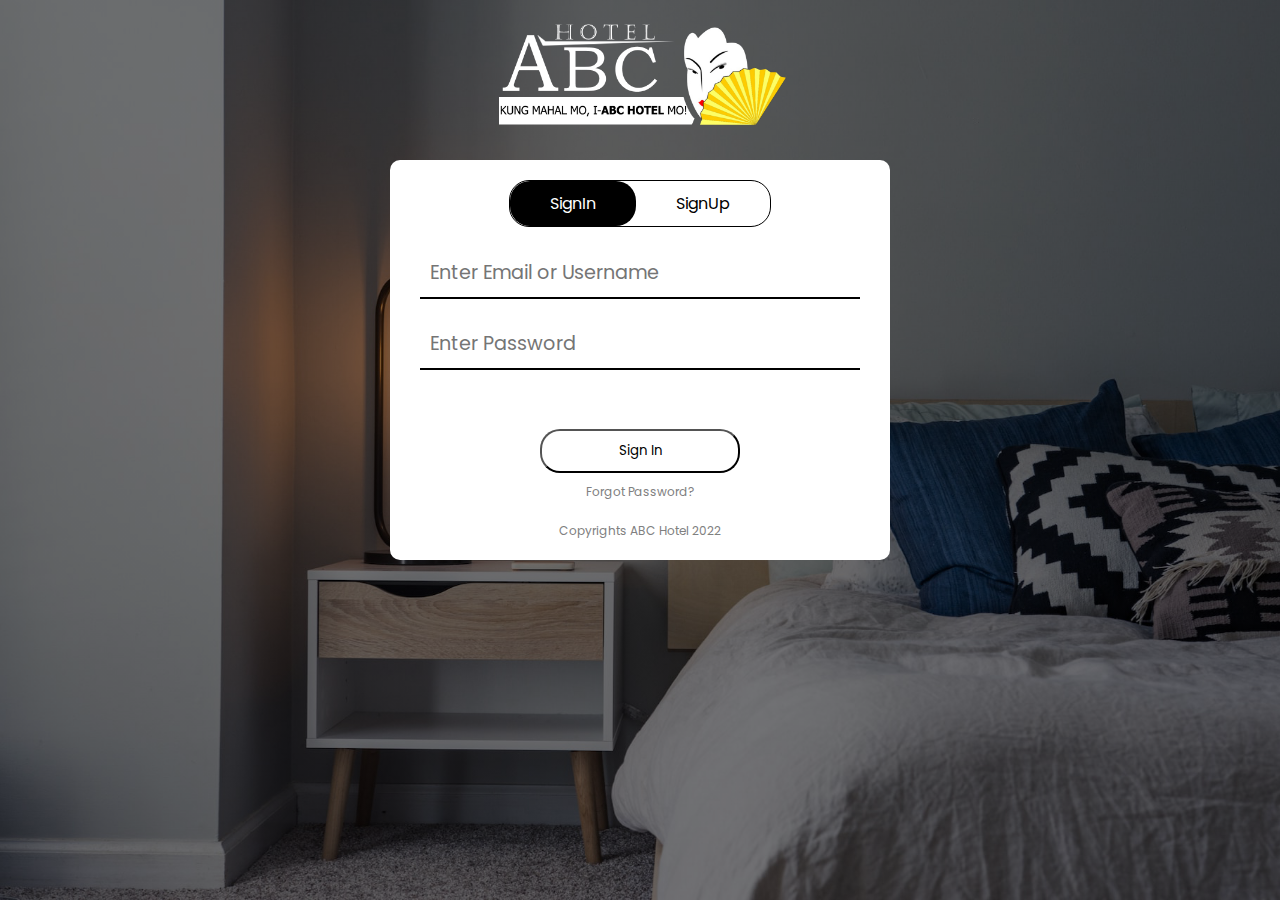
<file: index.html>
<!DOCTYPE html>
<html lang="en">

<head>
    <meta charset="UTF-8">
    <meta http-equiv="X-UA-Compatible" content="IE=edge">
    <meta name="viewport" content="width=device-width, initial-scale=1.0">
    <link rel="stylesheet" href="Customer/CSS/index.css">
    <script src="Customer/JS/function.js"></script>
    <link rel="icon" type="image/x-icon" href="Customer/Media/Icon.jpg">
    <title>Sign In</title>
</head>

<body>
    <!-- wrapper -->
    <section class="home">
        <div class="home_top">
            <img class="logo" src="Customer/Media/Logo.png">
        </div>
        <div class="home_center">
            <form action="" class="home_form" id="form">
                <div class="form__links">
                    <a href="#" class="form-link link-active">SignIn</a>
                    <a href="./index2.html" class="form-link">SignUp</a>
                </div>
                <div>
                    <input id="username" class="form-control" type="text" placeholder="Enter Email or Username"
                        name="username" required>
                </div>
                <div>
                    <input id="password" class="form-control" type="password" placeholder="Enter Password"
                        name="password" required>
                </div>
                <!-- error display -->
                <span class="txt-center center error">
                    <span class = "error_default">Error Message</span>
                </span>
                <div class="button">
                    <button class="btn submit center" type="submit">Sign In</button>
                    <a class="secondary center txt-center forgot" href="#">Forgot Password?</a>
                </div>
                <span class="txt-center center secondary">Copyrights ABC Hotel 2022</span>
            </form>
        </div>
    </section>

    <script>
        //target form
        const form = document.querySelector("#form");
        const username = document.querySelector("#username");
        const password = document.querySelector("#password");
        const errorDisplay = document.querySelector(".error");

        // prevent form from submitting
        form.addEventListener('submit', async (event) => {
            event.preventDefault();

            try {


                //redirect to admin
                if (username.value === "admin" && password.value === "admin") {
                    location.replace("admin/admin.html");
                    return;
                }

                let data = await fetch('users.json');


                if (!data.ok) {
                    throw new Error('Internal Error');
                }

                const users = await data.json();

                users.forEach(user => {
                    if (user.username === username.value && user.password === password.value) {
                        location.replace("Customer/Webpages/Dashboard.html");
                        sessionStorage.setItem("username", user.username);
                        sessionStorage.setItem("password", user.password);
                        sessionStorage.setItem("room", user.room);
                        sessionStorage.setItem("id", user.id);
                        sessionStorage.setItem("package", "Classic");
                        sessionStorage.setItem("price", "99");
                        
                        localStorage.setItem("button11", "Current Package");
                        localStorage.setItem("button12", "current");
                        localStorage.setItem("button21", "Upgrade Package");
                        localStorage.setItem("button22", "upgrade");
                        localStorage.setItem("button31", "Upgrade Package");
                        localStorage.setItem("button32", "upgrade");

                        throw new Error('');
                    }
                });

                throw new Error('Incorrect Username or Password');
            } catch (error) {
                errorDisplay.innerHTML = error.message;
            }
        })
    </script>
</body>

</html>
</file>
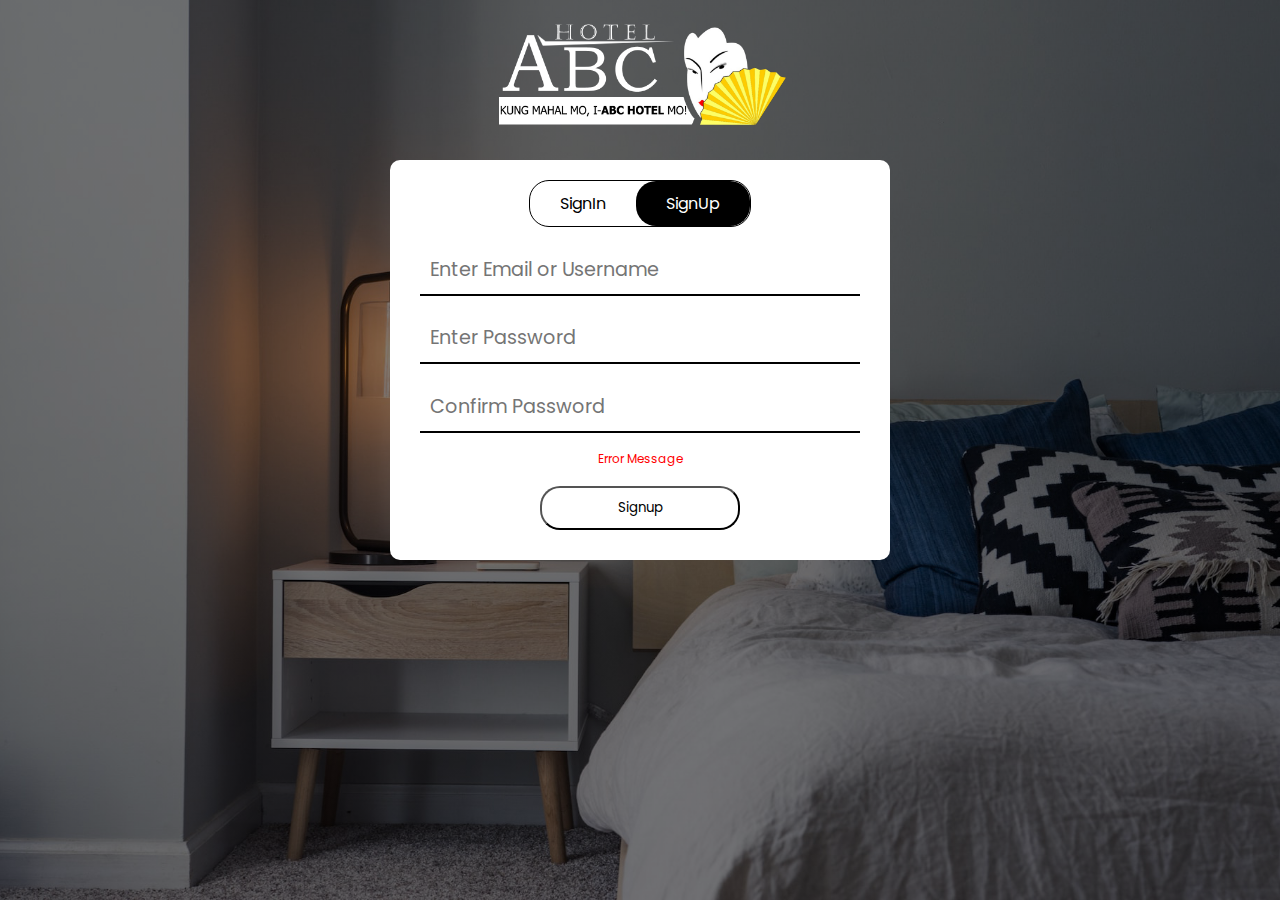
<file: index2.html>
<!DOCTYPE html>
<html lang="en">

<head>
    <meta charset="UTF-8">
    <meta http-equiv="X-UA-Compatible" content="IE=edge">
    <meta name="viewport" content="width=device-width, initial-scale=1.0">
    <link rel="stylesheet" href="Customer/CSS/index2.css">
    <script src="Customer/JS/function.js"></script>
    <link rel="icon" type="image/x-icon" href="Customer/Media/Icon.jpg">
    <title>Sign In</title>
</head>

<body>
    <!-- wrapper -->
    <section class="home">
        <div class="home_top">
            <img class="logo" src="Customer/Media/Logo.png">
        </div>
        <div class="home_center">
            <form action="" class="home_form" id="form">
                <div class="form__links">
                    <a href="./index.html" class="form-link">SignIn</a>
                    <a href="#" class="form-link link-active">SignUp</a>
                </div>
                <div>
                    <input id="username" class="form-control" type="text" placeholder="Enter Email or Username"
                        name="username" required>
                </div>
                <div>
                    <input id="password" class="form-control" type="password" placeholder="Enter Password"
                        name="password" required>
                </div>
                <div>
                    <input id="password2" class="form-control" type="password" placeholder="Confirm Password"
                        name="password2" required>
                </div>
                <span class="txt-center center secondary error">
                    <span class="error_default">Error Message</span>
                </span>
                <div class="button">
                    <button class="btn submit center" type="submit">Signup</button>
                </div>
            </form>
        </div>
    </section>

    <script>
        const form = document.querySelector('#form');
        const username = document.querySelector('#username');
        const password = document.querySelector('#password');
        const password2 = document.querySelector('#password2');
        const errorDisplay = document.querySelector('.error');

        // submit event
        form.addEventListener('submit', async (event) => {

            //prevent form from submitting
            event.preventDefault();

            try {

                //throw an error if password and confirm password does not match
                if (password.value !== password2.value) {
                    throw new Error("Password don't match!");
                }

                let result = await fetch("https://carmine-catfish-belt.cyclic.app", {
                    method: "POST",
                    headers: {
                        'Content-Type': "application/json"
                    },
                    body: JSON.stringify({
                        userId: "01",
                        room: "01",
                        username: username.value,
                        password: password.value,
                    })
                });

                const isValid = result.ok;

                result = await result.json();

                //throw an error in receive status code is not 200
                if (!isValid) {
                    throw new Error(result.message);
                }

                alert("Registration Success!");

                form.reset();

                location.replace("index.html");
            } catch (error) {
                errorDisplay.innerHTML = error.message;
            }
        })
    </script>
</body>

</html>
</file>
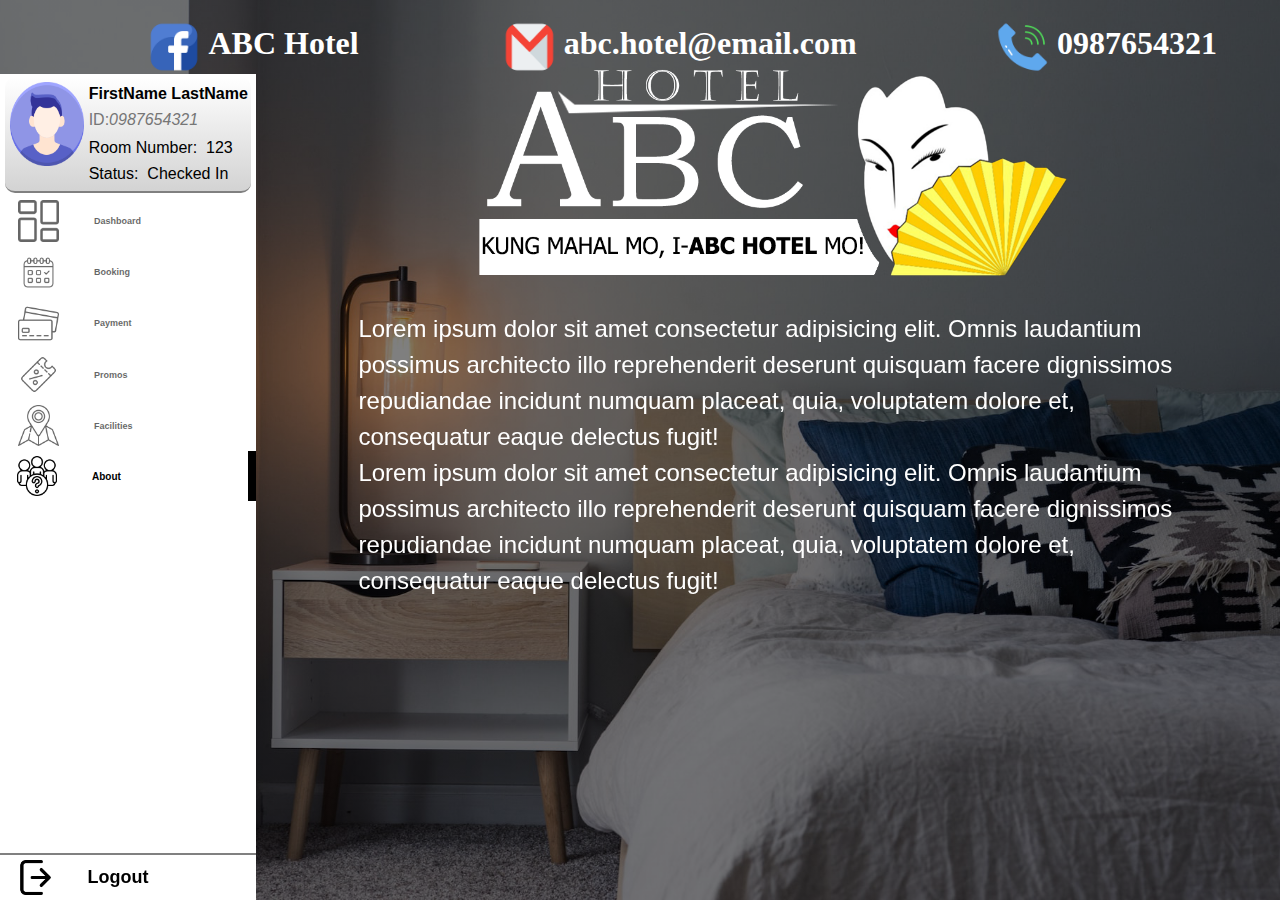
<file: Customer/Webpages/About.html>
<!DOCTYPE html>
<html lang="en">
<head>
    <meta charset="UTF-8">
    <meta http-equiv="X-UA-Compatible" content="IE=edge">
    <meta name="viewport" content="width=device-width, initial-scale=1.0">
    <link rel="stylesheet" href="../CSS/style.css">
    <link rel="stylesheet" href="../CSS/navbar.css">
    <link rel="stylesheet" href="../CSS/about.css">
    <link rel="icon" type="image/x-icon" href="../Media/Icon.jpg">
    <title>About</title>
</head>
<body>
    <div class = "main">
        <div><img src = "../Media/Logo.png"></div>
        <div>
            <h2>Lorem ipsum dolor sit amet consectetur adipisicing elit. Omnis laudantium possimus architecto illo reprehenderit deserunt quisquam facere dignissimos repudiandae incidunt numquam placeat, quia, voluptatem dolore et, consequatur eaque delectus fugit!</h2>
            <h2>Lorem ipsum dolor sit amet consectetur adipisicing elit. Omnis laudantium possimus architecto illo reprehenderit deserunt quisquam facere dignissimos repudiandae incidunt numquam placeat, quia, voluptatem dolore et, consequatur eaque delectus fugit!</h2>
        </div>
    </div>

    <footer  class = "abouticons">
        <div>
            <div><img src = "../Media/Icons/About - Facebook.png"><h2>ABC Hotel</h2></div>
            <div><img src = "../Media/Icons/About - Gmail.png"><h2>abc.hotel@email.com</h2></div>
            <div><img src = "../Media/Icons/About - Phone.png"><h2>0987654321</h2></div>
        </div>
    </footer>

    <nav>
        <div class = "account">
            <img src = "../Media/Icons/Dashboard - Account-Pic.png" class = "profilepic">
            <div class = "data-account">
                <h2>FirstName LastName</h2>
                <p>ID:<i>0987654321</i></p>
                <h3>Room Number: &nbsp;<strong>123</strong></h3>
                <h3>Status: &nbsp; <strong>Checked In</strong></h3>
            </div>
        </div>
        <div class = "navigation">
            <div><a href = "../Webpages/Dashboard.html"><img src ="../Media/Icons/Dashboard.png"><h5>Dashboard</h5></a></div>
            <div><a href = "../Webpages/Booking.html"><img src ="../Media/Icons/Booking.png"><h5>Booking</h5></a></div>
            <div><a href = "../Webpages/Payment.html"><img src ="../Media/Icons/Payment.png"><h5>Payment</h5></a></div>
            <div><a href = "../Webpages/Promos.html"><img src ="../Media/Icons/Promos.png"><h5>Promos</h5></a></div>
            <div><a href = "../Webpages/Facilities.html"><img src ="../Media/Icons/Facilities.png"><h5>Facilities</h5></a></div>
            <div  class = "navactive"><a href = "../Webpages/About.html"><img src ="../Media/Icons/About.png"><h5>About</h5></a></div>
        </div>
        <div class = "logout">
            <div><a href = "../../index.html"><img src ="../Media/Icons/Logout.png"><h5>Logout</h5></a></div>
        </div>
    </nav>
</body>
</html>
</file>
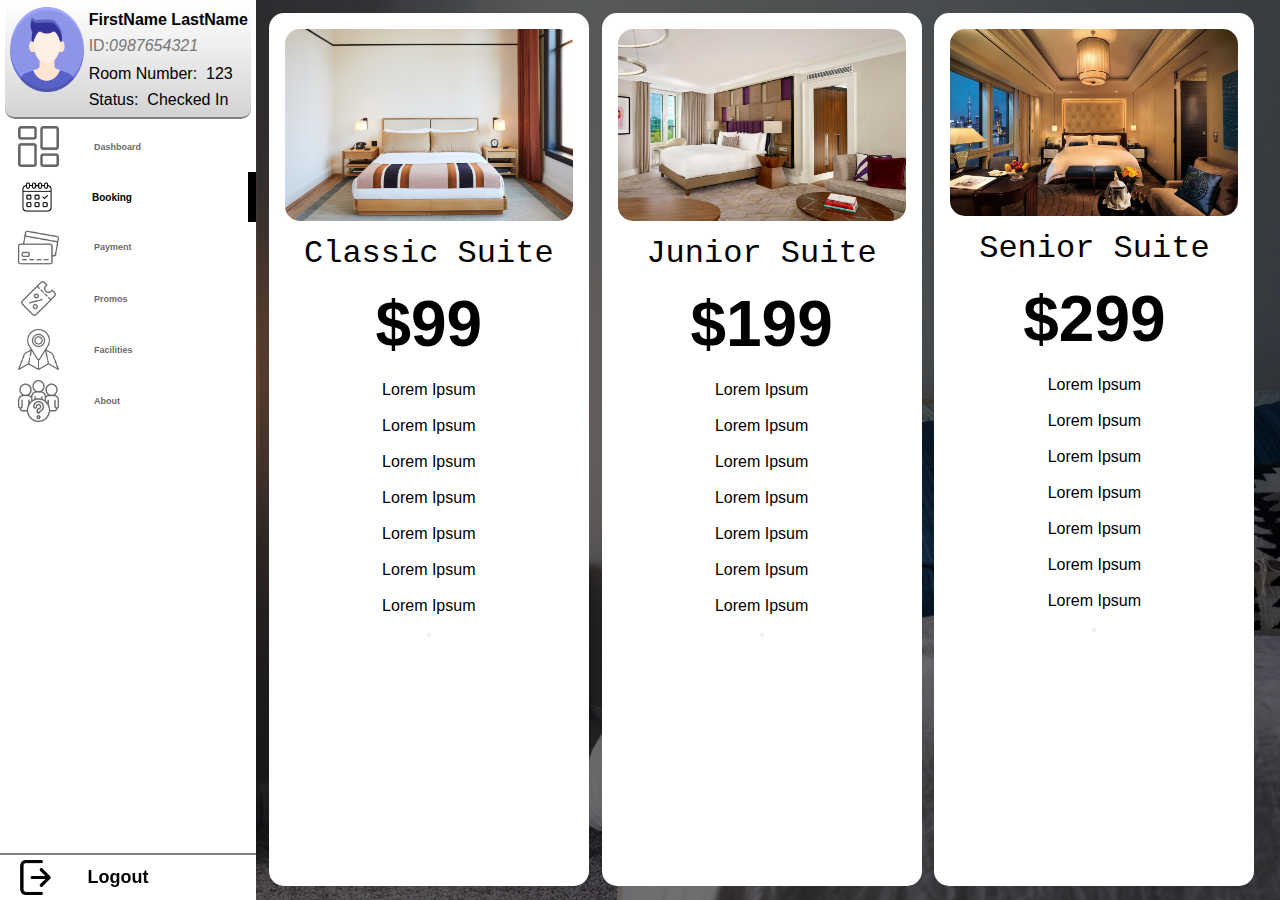
<file: Customer/Webpages/Booking.html>
<!DOCTYPE html>
<html lang="en">
<head>
    <meta charset="UTF-8">
    <meta http-equiv="X-UA-Compatible" content="IE=edge">
    <meta name="viewport" content="width=device-width, initial-scale=1.0">
    <link rel="stylesheet" href="../CSS/style.css">
    <link rel="stylesheet" href="../CSS/navbar.css">
    <link rel="stylesheet" href="../CSS/booking.css">
    <script src = "../JS/function.js"></script>
    <link rel="icon" type="image/x-icon" href="../Media/Icon.jpg">
    <title>Booking</title>
</head>
<body onload="load()">
    <div class = "main">
        <div class = "classic">
            <img src = "../Media/Booking - 1.jpg">
            <div>
                <h2>Classic Suite</h2>
                <h1 id = "price">$99</h1>
                <h3>Lorem Ipsum</h3>
                <h3>Lorem Ipsum</h3>
                <h3>Lorem Ipsum</h3>
                <h3>Lorem Ipsum</h3>
                <h3>Lorem Ipsum</h3>
                <h3>Lorem Ipsum</h3>
                <h3>Lorem Ipsum</h3>
                <button class = "current" id = "button1" onclick="button1()">Current Package</button>
            </div>
        </div>
        <div class = "junior">
            <img src = "../Media/Booking - 2.jpg">
            <div>
                <h2>Junior Suite</h2>
                <h1 id = "price">$199</h1>
                <h3>Lorem Ipsum</h3>
                <h3>Lorem Ipsum</h3>
                <h3>Lorem Ipsum</h3>
                <h3>Lorem Ipsum</h3>
                <h3>Lorem Ipsum</h3>
                <h3>Lorem Ipsum</h3>
                <h3>Lorem Ipsum</h3>
                <button class = "upgrade" id = "button2">Upgrade Package</button>
            </div>
        </div>
        <div class = "senior">
            <img src = "../Media/Booking - 3.jpg">
            <div>
                <h2>Senior Suite</h2>
                <h1 id = "price">$299</h1>
                <h3>Lorem Ipsum</h3>
                <h3>Lorem Ipsum</h3>
                <h3>Lorem Ipsum</h3>
                <h3>Lorem Ipsum</h3>
                <h3>Lorem Ipsum</h3>
                <h3>Lorem Ipsum</h3>
                <h3>Lorem Ipsum</h3>
                <button class = "upgrade" id = "button3">Upgrade Package</button>
            </div>
        </div>
    </div>
    <nav>
        <div class = "account">
            <img src = "../Media/Icons/Dashboard - Account-Pic.png" class = "profilepic">
            <div class = "data-account">
                <h2 id="name">FirstName LastName</h2>
                <p>ID:<i id = "id">0987654321</i></p>
                <h3>Room Number: &nbsp;<strong id = "room">123</strong></h3>
                <h3>Status: &nbsp; <strong>Checked In</strong></h3>
            </div>
        </div>
        <div class = "navigation">
            <div><a href = "../Webpages/Dashboard.html"><img src ="../Media/Icons/Dashboard.png"><h5>Dashboard</h5></a></div>
            <div class = "navactive"><a href = "../Webpages/Booking.html"><img src ="../Media/Icons/Booking.png"><h5>Booking</h5></a></div>
            <div><a href = "../Webpages/Payment.html"><img src ="../Media/Icons/Payment.png"><h5>Payment</h5></a></div>
            <div><a href = "../Webpages/Promos.html"><img src ="../Media/Icons/Promos.png"><h5>Promos</h5></a></div>
            <div><a href = "../Webpages/Facilities.html"><img src ="../Media/Icons/Facilities.png"><h5>Facilities</h5></a></div>
            <div><a href = "../Webpages/About.html"><img src ="../Media/Icons/About.png"><h5>About</h5></a></div>
        </div>
        <div class = "logout">
            <div><a href = "../../index.html"><img src ="../Media/Icons/Logout.png"><h5>Logout</h5></a></div>
        </div>
    </nav>
    <script src = "../JS/booking.js"></script>
</body>
</html>
</file>
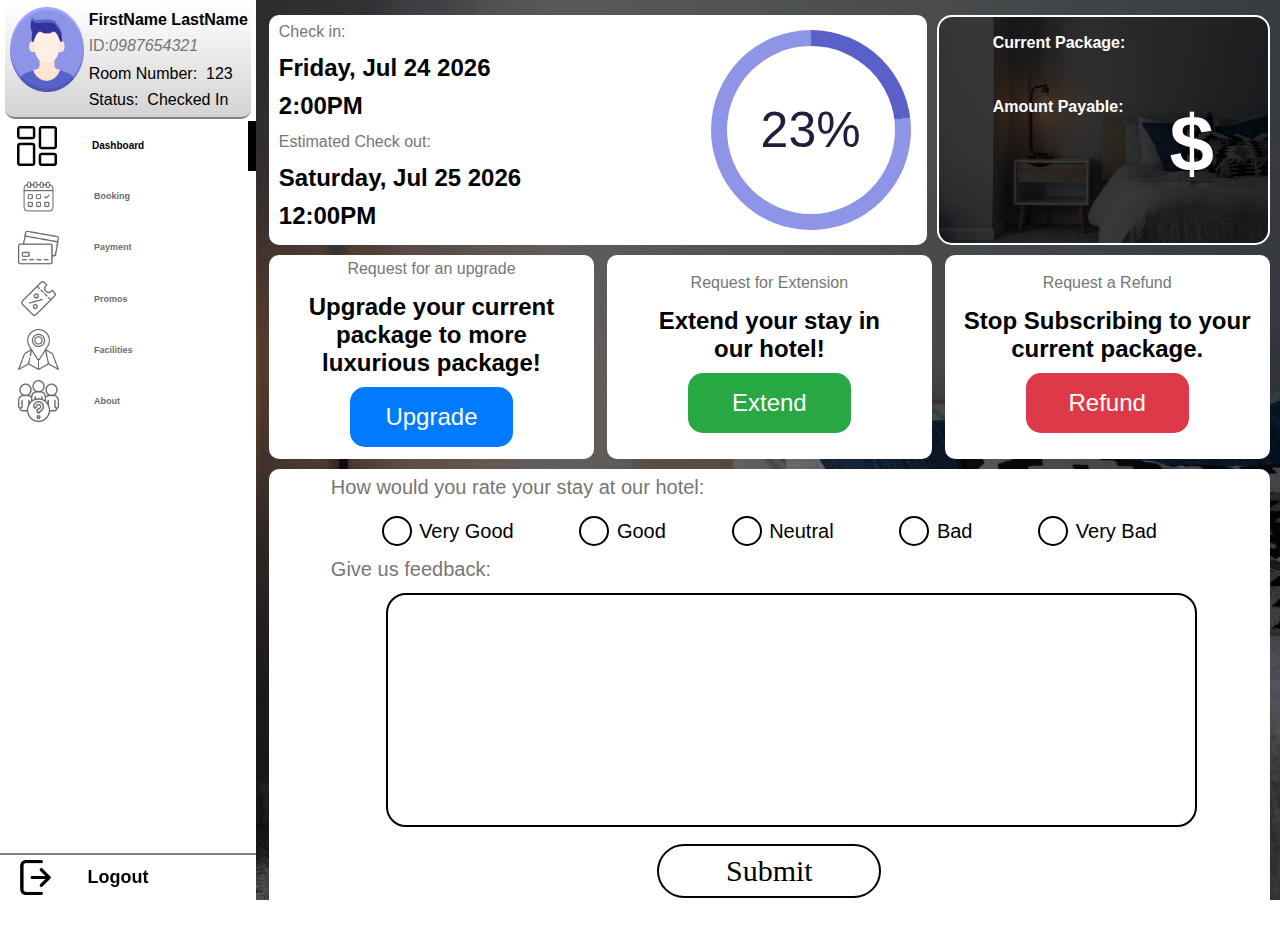
<file: Customer/Webpages/Dashboard.html>
<!DOCTYPE html>
<html lang="en">

<head>
    <meta charset="UTF-8">
    <meta http-equiv="X-UA-Compatible" content="IE=edge">
    <meta name="viewport" content="width=device-width, initial-scale=1.0">
    <link rel="stylesheet" href="../CSS/style.css">
    <link rel="stylesheet" href="../CSS/navbar.css">
    <link rel="stylesheet" href="../CSS/dashboard.css">
    <script src = "../JS/function.js">
    </script>
    <link rel="icon" type="image/x-icon" href="../Media/Icon.jpg">
    <title>Dashboard</title>
</head>

<body onload="load()">
    <nav>
        <div class="account">
            <img src="../Media/Icons/Dashboard - Account-Pic.png" class="profilepic">
            <div class="data-account">
                <h2 id="name">FirstName LastName</h2>
                <p>ID:<i id ="id">0987654321</i></p>
                <h3>Room Number: &nbsp;<strong id = "room">123</strong></h3>
                <h3>Status: &nbsp; <strong>Checked In</strong></h3>
            </div>
        </div>
        <div class="navigation">
            <div class="navactive"><a href=""><img src="../Media/Icons/Dashboard.png">
                    <h5>Dashboard</h5>
                </a></div>
            <div><a href="../Webpages/Booking.html"><img src="../Media/Icons/Booking.png">
                    <h5>Booking</h5>
                </a></div>
            <div><a href="../Webpages/Payment.html"><img src="../Media/Icons/Payment.png">
                    <h5>Payment</h5>
                </a></div>
            <div><a href="../Webpages/Promos.html"><img src="../Media/Icons/Promos.png">
                    <h5>Promos</h5>
                </a></div>
            <div><a href="../Webpages/Facilities.html"><img src="../Media/Icons/Facilities.png">
                    <h5>Facilities</h5>
                </a></div>
            <div><a href="../Webpages/About.html"><img src="../Media/Icons/About.png">
                    <h5>About</h5>
                </a></div>
        </div>
        <div class="logout">
            <div><a href="../../index.html"><img src="../Media/Icons/Logout.png">
                    <h5>Logout</h5>
                </a></div>
        </div>
    </nav>

    <div class="main">
        <section class="db-space"></section>
        <div class="data">
            <div class="informatics">
                <div>
                    <h3>Check in:</h3>
                    <h2 id = "current">Monday, December 19, 2022</h2>
                    <h2>2:00PM</h2>
                    <h3>Estimated Check out:</h3>
                    <h2 id = "tomorrow">Tuesday, December 20, 2022</h2>
                    <h2>12:00PM</h2>
                </div>
                <div class="percent">
                    <div class="circular-progress">
                        <div class="value-container">0%</div>
                    </div>
                </div>
            </div>
            <div class="package">
                <table>
                    <tr valign="top">
                        <td>
                            <h4>Current Package: </h4>
                        </td>
                        <td class="classic">
                            <h4 id = "package">Classic </h4>
                        </td>
                    </tr>
                    <tr valign="top">
                        <td>
                            <h4>Amount Payable: </h4>
                        </td>
                        <td class="dollars">
                            <h4>&nbsp;$<money >99</money></h4>
                        </td>
                    </tr>
                </table>
            </div>
        </div>
        <div class="analytics">
            <div class="buttons">
                <h3>Request for an upgrade</h3>
                <h2>Upgrade your current package to more luxurious package!</h2>
                <button class="upgrade">Upgrade</button>
            </div>
            <div class="buttons">
                <h3>Request for Extension</h3>
                <h2>Extend your stay in <br>our hotel!</h2>
                <button class="extend">Extend</button>
            </div>
            <div class="buttons">
                <h3>Request a Refund</h3>
                <h2>Stop Subscribing to your current package.</h2>
                <button class="refund">Refund</button>
            </div>
        </div>
        <div class="feedback">
            <table class="info">
                <tr>
                    <th colspan="15">
                        <p>How would you rate your stay at our hotel:</p>
                    </th>
                </tr>
                <tr>
                    <td colspan="20">
                        <form method="POST">
                            <label><input class="radio" type="radio" name="rate" value="Very Good"><span>Very
                                    Good</span></label>
                            <label><input class="radio" type="radio" name="rate" value="Good"><span>Good</span></label>
                            <label><input class="radio" type="radio" name="rate"
                                    value="Neutral"><span>Neutral</span></label>
                            <label><input class="radio" type="radio" name="rate" value="Bad"><span>Bad</span></label>
                            <label><input class="radio" type="radio" name="rate" value="Very Bad"><span>Very
                                    Bad</span></label>
                    </td>
                </tr>
                <tr>
                    <td colspan="15">
                        <p>Give us feedback:</p>
                    </td>
                </tr>
                <tr>
                    <td colspan="15">
                        <center><textarea id="textarea" rows="10" name="feedback"></textarea></center>
                    </td>
                </tr>
                <tr>
                    <td colspan="15">
                        <center><input type="submit" id="submit" value="Submit" name="submit"></center>
                    </td>
                    </form>
                </tr>
            </table>
        </div>
    </div>
    <script src = "../JS/dashboard.js"> </script>
</body>

</html>
</file>
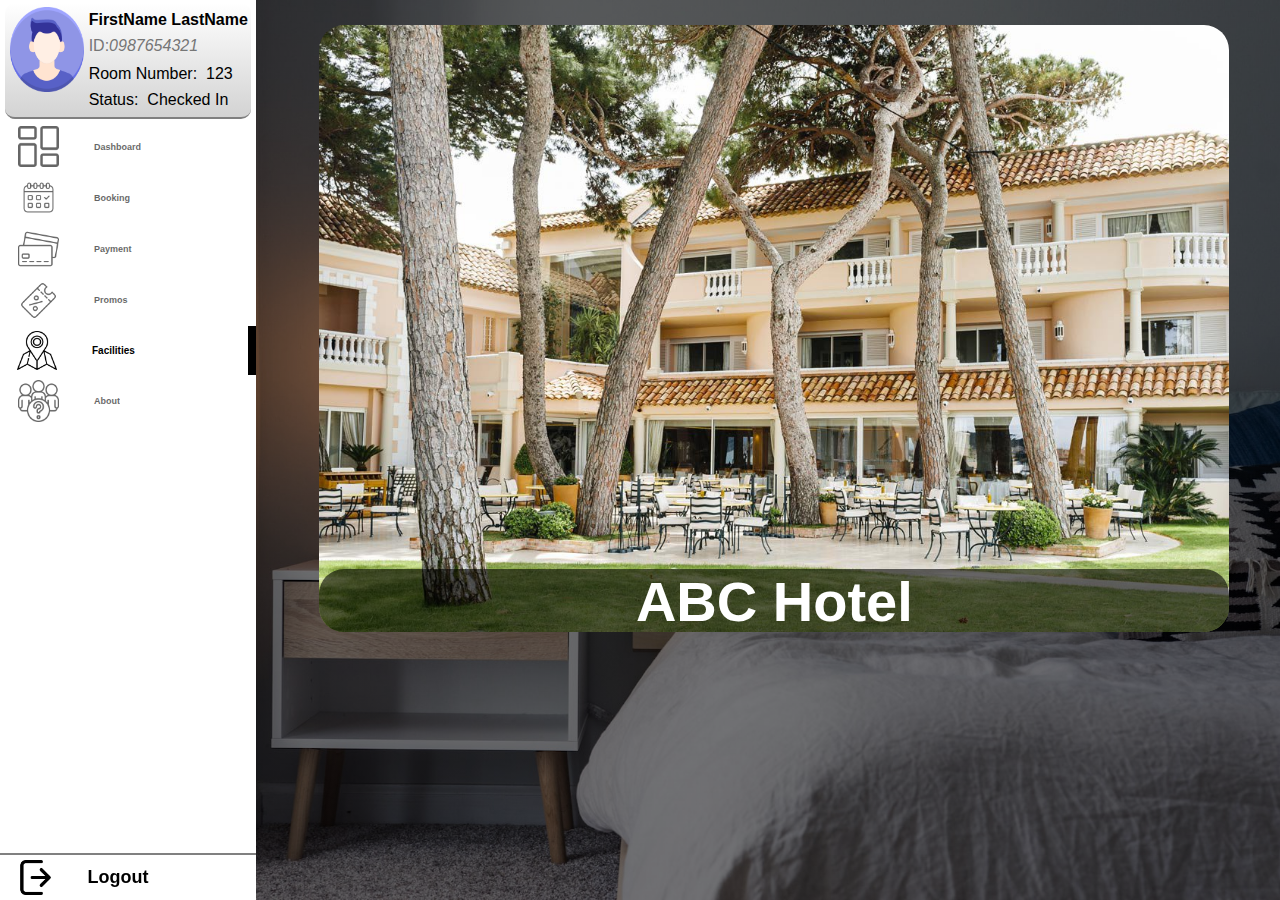
<file: Customer/Webpages/Facilities.html>
<!DOCTYPE html>
<html lang="en">
<head>
    <meta charset="UTF-8">
    <meta http-equiv="X-UA-Compatible" content="IE=edge">
    <meta name="viewport" content="width=device-width, initial-scale=1.0">
    <link rel="stylesheet" href="../CSS/style.css">
    <link rel="stylesheet" href="../CSS/navbar.css">
    <link rel="stylesheet" href="../CSS/facilities.css">
    <script src = "../JS/function.js"></script>
    <script src = "../JS/facilities.js"></script>
    <link rel="icon" type="image/x-icon" href="../Media/Icon.jpg">
    <title>Facilities</title>
</head>
<body onload="load()">
    <div class = "maindiv">
        <div class ="facilitiespidcdiv"> 
            <img class ="facilitiespics" src="../Media/Facilities - 1.jpg">
            <img class ="facilitiespics" src="../Media/Facilities - 2.jpg">
            <img class ="facilitiespics" src="../Media/Facilities - 3.jpg">
        </div>
        
        <div class = "facilitiesinfo">
            <h1 class = "text-middle ">ABC Hotel</h1>
            <div class = "text-justify">
                <h3 class>Lorem ipsum dolor sit amet consectetur adipisicing elit. Voluptas obcaecati labore doloribus cum voluptates atque consectetur aut cupiditate exercitationem magni officia, quisquam repellendus facilis voluptate maiores quia est quae tempora. Lorem ipsum dolor sit amet, consectetur adipisicing elit. Culpa velit voluptates nulla quos laudantium error alias dignissimos corporis nihil, tenetur officiis reiciendis ratione. Non ea, nostrum quaerat corrupti iure illo.</h3>
                <h3 class>Lorem ipsum dolor sit amet consectetur adipisicing elit. Voluptas obcaecati labore doloribus cum voluptates atque consectetur aut cupiditate exercitationem magni officia, quisquam repellendus facilis voluptate maiores quia est quae tempora. Lorem ipsum dolor sit amet, consectetur adipisicing elit. Culpa velit voluptates nulla quos laudantium error alias dignissimos corporis nihil, tenetur officiis reiciendis ratione. Non ea, nostrum quaerat corrupti iure illo.</h3>
                <h3 class>Lorem ipsum dolor sit amet consectetur adipisicing elit. Voluptas obcaecati labore doloribus cum voluptates atque consectetur aut cupiditate exercitationem magni officia, quisquam repellendus facilis voluptate maiores quia est quae tempora. Lorem ipsum dolor sit amet, consectetur adipisicing elit. Culpa velit voluptates nulla quos laudantium error alias dignissimos corporis nihil, tenetur officiis reiciendis ratione. Non ea, nostrum quaerat corrupti iure illo.</h3>
        </div>
        </div>
    </div>

    <nav>
        <div class = "account">
            <img src = "../Media/Icons/Dashboard - Account-Pic.png" class = "profilepic">
            <div class = "data-account">
                <h2 id="name">FirstName LastName</h2>
                <p>ID:<i id = "id">0987654321</i></p>
                <h3>Room Number: &nbsp;<strong id = "room">123</strong></h3>
                <h3>Status: &nbsp; <strong>Checked In</strong></h3>
            </div>
        </div>
        <div class = "navigation">
            <div><a href = "../Webpages/Dashboard.html"><img src ="../Media/Icons/Dashboard.png"><h5>Dashboard</h5></a></div>
            <div><a href = "../Webpages/Booking.html"><img src ="../Media/Icons/Booking.png"><h5>Booking</h5></a></div>
            <div><a href = "../Webpages/Payment.html"><img src ="../Media/Icons/Payment.png"><h5>Payment</h5></a></div>
            <div><a href = "../Webpages/Promos.html"><img src ="../Media/Icons/Promos.png"><h5>Promos</h5></a></div>
            <div class = "navactive"><a href = "../Webpages/Facilities.html"><img src ="../Media/Icons/Facilities.png"><h5>Facilities</h5></a></div>
            <div><a href = "../Webpages/About.html"><img src ="../Media/Icons/About.png"><h5>About</h5></a></div>
        </div>
        <div class = "logout">
            <div><a href = "../../index.html"><img src ="../Media/Icons/Logout.png"><h5>Logout</h5></a></div>
        </div>
    </nav>

    <script>
        slideshow();
    </script>
</body>
</html>
</file>
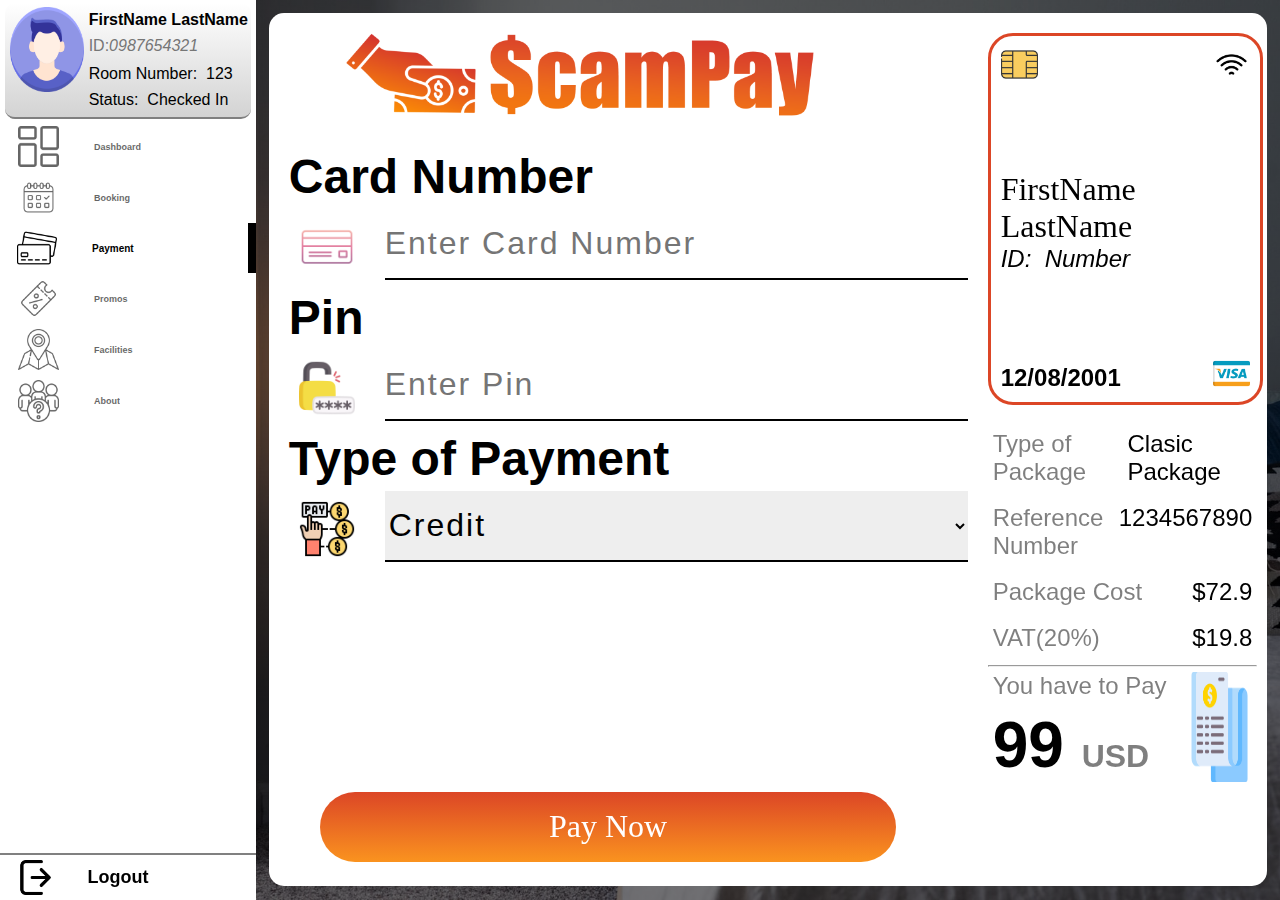
<file: Customer/Webpages/Payment.html>
<!DOCTYPE html>
<html lang="en">
<head>
    <meta charset="UTF-8">
    <meta http-equiv="X-UA-Compatible" content="IE=edge">
    <meta name="viewport" content="width=device-width, initial-scale=1.0">
    <link rel="stylesheet" href="../CSS/style.css">
    <link rel="stylesheet" href="../CSS/navbar.css">
    <link rel="stylesheet" href="../CSS/payment.css">
    <script src = "../JS/function.js"></script>
    <link rel="icon" type="image/x-icon" href="../Media/Icon.jpg">
    <title>Payment</title>
</head>
<body onload="load()">

    <div class = "main">
        <div class = "fillout">
            <form>
                <img src = "../Media/Payment - ScamPay.png" class = "scampay">
                <h2>Card Number</h2>
                <div>
                    <img src = "../Media/Payment - 1 Card.png">
                    <input class = "no" type="text" maxlength="16" placeholder="Enter Card Number">
                </div>
                <h2>Pin</h2>
                <div>
                    <img src = "../Media/Payment - 2 Password.png">
                    <input class = "no" type="text" maxlength="6" placeholder="Enter Pin">
                </div>
                <h2>Type of Payment</h2>
                <div>
                    <img src = "../Media/Payment - 0 Type of Payment.png">
                    <select>
                        <option>Credit</option>
                        <option>Debit</option>
                        <option>Cash</option>
                    </select>
                </div>
                <button>Pay Now</button>
            </form>
        </div>
        <div class = "receipt">
            <div class = "receipt1">
                <div class = "receipt11">
                    <img src = "../Media/Payment - 3 Reciept 1.png">
                    <img src = "../Media/Payment - 5 Reciept 3.png">
                </div>
                <div class = "receipt12">
                    <h2 id = "payname">FirstName LastName</h2>
                    <h3>ID: &nbsp;<span id = "payid">Number</span></h3>
                </div>
                <div class = "receipt13">
                    <h2 id = "date">12/08/2001</h2>
                    <img src = "../Media/Payment - 4 Reciept 2.png">
                </div>
            </div>
            <div class = "receipt2">
                <div class = "receipt21">
                    <h3 class = "left">Type of Package</h3>
                    <h3 class = "right">Clasic Package</h3>
                </div>
                <div class = "receipt22">
                    <h3 class = "left">Reference Number</h3>
                    <h3 class = "right">1234567890</h3>
                </div>
                <div class = "receipt23">
                    <h3 class = "left">Package Cost</h3>
                    <h3 class = "right">$<money1>72.9</money1></h3>
                </div>
                <div class = "receipt24">
                    <h3 class = "left">VAT(20%)</h3>
                    <h3 class = "right">$<money2>19.8</money2></h3>
                </div>
                <hr>
                <div class = "receipt25">
                    <div class = "receipt242">
                        <h3 class = "left">You have to Pay</h3>
                        <h2>99 <small class = "left small_font">USD</small></h2>
                    </div>
                    <img src = "../Media/Payment - 6 Reciept 4.png">
                </div>
            </div>
        </div>
    </div>

    <nav>
        <div class = "account">
            <img src = "../Media/Icons/Dashboard - Account-Pic.png" class = "profilepic">
            <div class = "data-account">
                <h2 id="name">FirstName LastName</h2>
                <p>ID:<i id = "id">0987654321</i></p>
                <h3>Room Number: &nbsp;<strong id = "room">123</strong></h3>
                <h3>Status: &nbsp; <strong>Checked In</strong></h3>
            </div>
        </div>
        <div class = "navigation">
            <div><a href = "../Webpages/Dashboard.html"><img src ="../Media/Icons/Dashboard.png"><h5>Dashboard</h5></a></div>
            <div><a href = "../Webpages/Booking.html"><img src ="../Media/Icons/Booking.png"><h5>Booking</h5></a></div>
            <div class = "navactive"><a href = "../Webpages/Payment.html"><img src ="../Media/Icons/Payment.png"><h5>Payment</h5></a></div>
            <div><a href = "../Webpages/Promos.html"><img src ="../Media/Icons/Promos.png"><h5>Promos</h5></a></div>
            <div><a href = "../Webpages/Facilities.html"><img src ="../Media/Icons/Facilities.png"><h5>Facilities</h5></a></div>
            <div><a href = "../Webpages/About.html"><img src ="../Media/Icons/About.png"><h5>About</h5></a></div>
        </div>
        <div class = "logout">
            <div><a href = "../../index.html"><img src ="../Media/Icons/Logout.png"><h5>Logout</h5></a></div>
        </div>
    </nav>

    <script src = "../JS/payment.js"></script>
    
</body>
</html>
</file>
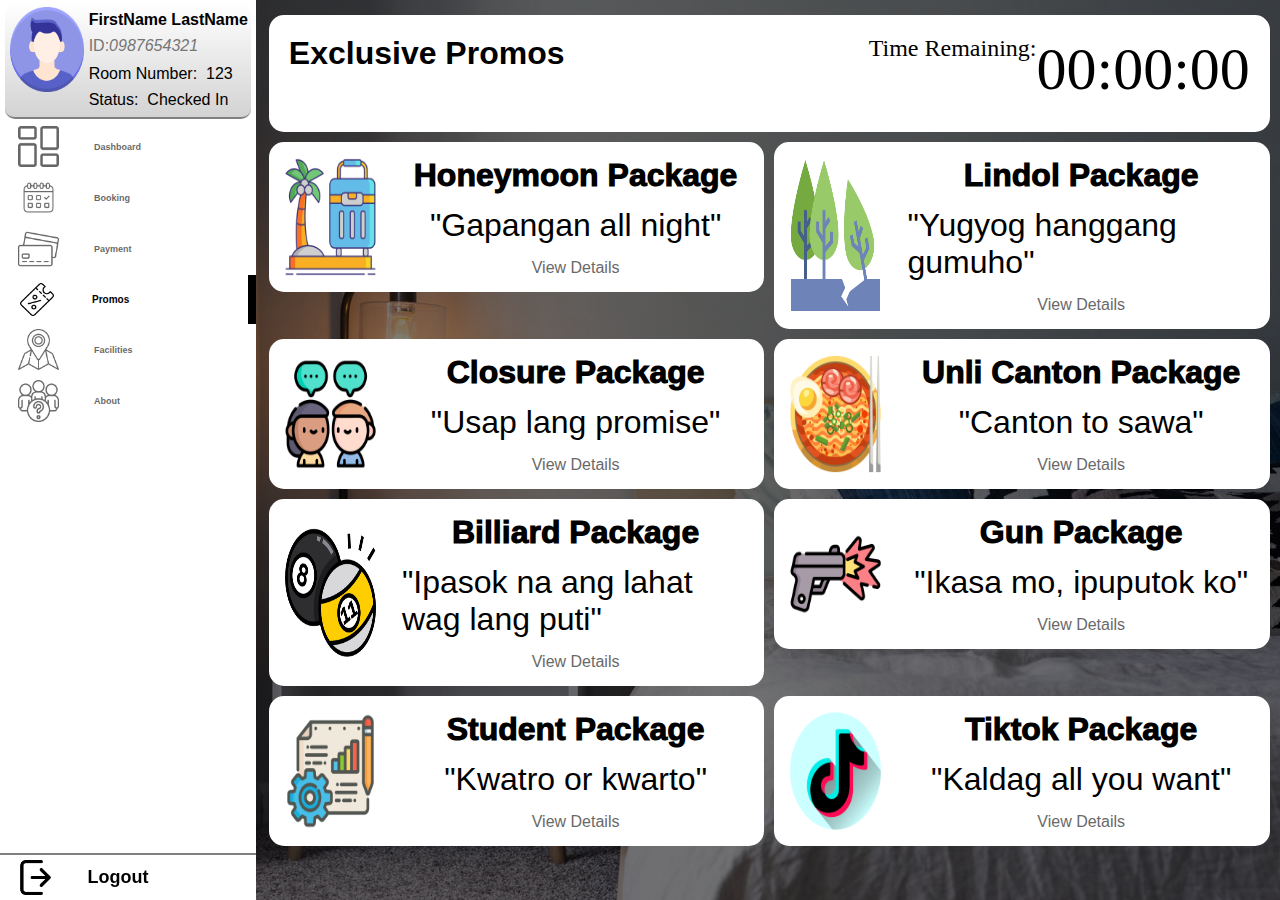
<file: Customer/Webpages/Promos.html>
<!DOCTYPE html>
<html lang="en">
<head>
    <meta charset="UTF-8">
    <meta http-equiv="X-UA-Compatible" content="IE=edge">
    <meta name="viewport" content="width=device-width, initial-scale=1.0">
    <link rel="stylesheet" href="../CSS/style.css">
    <link rel="stylesheet" href="../CSS/navbar.css">
    <link rel="stylesheet" href="../CSS/promos.css">
    <link rel="icon" type="image/x-icon" href="../Media/Icon.jpg">
    <title>Promos</title>
</head>
<body>
    <nav>
        <div class = "account">
            <img src = "../Media/Icons/Dashboard - Account-Pic.png" class = "profilepic">
            <div class = "data-account">
                <h2>FirstName LastName</h2>
                <p>ID:<i>0987654321</i></p>
                <h3>Room Number: &nbsp;<strong>123</strong></h3>
                <h3>Status: &nbsp; <strong>Checked In</strong></h3>
            </div>
        </div>
        <div class = "navigation">
            <div><a href = "../Webpages/Dashboard.html"><img src ="../Media/Icons/Dashboard.png"><h5>Dashboard</h5></a></div>
            <div><a href = "../Webpages/Booking.html"><img src ="../Media/Icons/Booking.png"><h5>Booking</h5></a></div>
            <div><a href = "../Webpages/Payment.html"><img src ="../Media/Icons/Payment.png"><h5>Payment</h5></a></div>
            <div class = "navactive"><a href = "../Webpages/Promos.html"><img src ="../Media/Icons/Promos.png"><h5>Promos</h5></a></div>
            <div><a href = "../Webpages/Facilities.html"><img src ="../Media/Icons/Facilities.png"><h5>Facilities</h5></a></div>
            <div><a href = "../Webpages/About.html"><img src ="../Media/Icons/About.png"><h5>About</h5></a></div>
        </div>
        <div class = "logout">
            <div><a href = "../../index.html"><img src ="../Media/Icons/Logout.png"><h5>Logout</h5></a></div>
        </div>
    </nav>
    <div class = "main">
        <div class = "promos-space"></div>
        <div class = "promo">
            <div class = "promotitle">
                <h1>Exclusive Promos</h1>
                <h3>Time Remaining: <span>00:00:00</span></h3>
            </div>
        </div>
        <div class = "exclusive">
            <div class = "exclusive-promos">
                <img src = "../Media/Icons/Promos - Holiday.png">
                <div>
                    <h3>Honeymoon Package</h3>
                    <h4>"Gapangan all night"</h4>
                    <a href = "#">View Details</a>
                </div>
            </div>
            <div class = "exclusive-promos">
                <img src = "../Media/Icons/Promos - Earthquake.png">
                <div>
                    <h3>Lindol Package</h3>
                    <h4>"Yugyog hanggang gumuho"</h4>
                    <a href = "#">View Details</a>
                </div>
            </div>
            <div class = "exclusive-promos">
                <img src = "../Media/Icons/Promos - Conversation.png">
                <div>
                    <h3>Closure Package</h3>
                    <h4>"Usap lang promise"</h4>
                    <a href = "#">View Details</a>
                </div>
            </div>
            <div class = "exclusive-promos">
                <img src = "../Media/Icons/Promos - Canton.png">
                <div>
                    <h3>Unli Canton Package</h3>
                    <h4>"Canton to sawa"</h4>
                    <a href = "#">View Details</a>
                </div>
            </div>
            <div class = "exclusive-promos">
                <img src = "../Media/Icons/Promos - Billiard.png">
                <div>
                    <h3>Billiard Package</h3>
                    <h4>"Ipasok na ang lahat wag lang puti"</h4>
                    <a href = "#">View Details</a>
                </div>
            </div>
            <div class = "exclusive-promos">
                <img src = "../Media/Icons/Promos - Gun.png">
                <div>
                    <h3>Gun Package</h3>
                    <h4>"Ikasa mo, ipuputok ko"</h4>
                    <a href = "#">View Details</a>
                </div>
            </div>
            <div class = "exclusive-promos">
                <img src = "../Media/Icons/Promos - Project.png">
                <div>
                    <h3>Student Package</h3>
                    <h4>"Kwatro or kwarto"</h4>
                    <a href = "#">View Details</a>
                </div>
            </div>
            <div class = "exclusive-promos">
                <img src = "../Media/Icons/Promos - Tiktok.png">
                <div>
                    <h3>Tiktok Package</h3>
                    <h4>"Kaldag all you want"</h4>
                    <a href = "#">View Details</a>
                </div>
            </div>
        </div>
    </div>
</body>
</html>
</file>
<file: Customer/CSS/index.css>
@import url('https://fonts.googleapis.com/css2?family=Poppins&display=swap');

* 
{
    margin: 0;
    padding: 0;
    box-sizing: border-box;
    font-family: 'Poppins', sans-serif;
}
body
{
    /* background */
    background-image: linear-gradient(rgba(0, 0, 0, 0.5), rgba(0, 0, 0, 0.5)), url(../Media/Background.jpg);
    background-repeat: no-repeat;
    background-size: cover;
}

a 
{
    text-decoration: none;
    color: black;
}

.home 
{
    padding-inline: 10px;
    padding-bottom: 20px;

    width: 100vw;
    min-height: 100vh;

    /* Set max screen size */
    max-width: 2000px;

    margin: 0 auto;

    display: flex;
    flex-direction: column;
}

.home_center 
{
    display: flex;
    justify-content: center;
    align-items: center;
    padding-block: 10px;
}

.home_form
{
    background-color: white;
    border-radius: 10px;
    padding: 20px 30px;
    display: flex;
    flex-direction: column;
    justify-content: space-between;
    gap: 10px;
    width: 100vw;
    height: 100vh;
    min-width: 300px;
    max-width: 500px;
    min-height: 300px;
    max-height: 400px;
}

.form__links 
{
    max-width: 300px;
    margin-inline: auto;
    display: flex;
    border-radius: 20px;
    border: 1px solid black;
}

.form-link 
{
    flex-basis: 50%;
    padding: 10px 40px;
    border-radius: inherit;
    text-align: center;
}

.link-active 
{
    background-color: black;
    color: white;
}

.logo 
{
    display: block;
    width: 100vw;
    max-width: 300px;
    height: auto;
    margin-inline: auto;
}

.btn 
{
    background-color: white;
    padding: 10px 30px;
    border-radius: 20px;
    cursor: pointer;
}

.submit:hover 
{
    background-color: black;
    color: white;
}

.submit 
{
    width: 100vw;
    max-width: 200px;
    margin-bottom: 10px;
}

.center 
{
    display: block;
    margin-inline: auto;
}

.secondary 
{
    color: grey;
    font-size: 12px;
}

.txt-center 
{
    text-align: center;
}

.form-control 
{
    width: 100%;
    padding: 10px;
    border: none;
    outline: none;
    border-bottom: 2px solid black;
    font-size: 1.2rem;
}

.error 
{
    color: red;
    font-size: 12px;
}

.forgot:hover
{
    color:blue
}

.error_default
{
    color: white;
    user-select: none;
}
</file>
<file: Customer/CSS/index2.css>
@import url('https://fonts.googleapis.com/css2?family=Poppins&display=swap');

* 
{
    margin: 0;
    padding: 0;
    box-sizing: border-box;
    font-family: 'Poppins', sans-serif;
}
body
{
    /* background */
    background-image: linear-gradient(rgba(0, 0, 0, 0.5), rgba(0, 0, 0, 0.5)), url(../Media/Background.jpg);
    background-position: center;
    background-repeat: no-repeat;
    background-size: cover;
}

a 
{
    text-decoration: none;
    color: black;
}

.home 
{
    padding-inline: 10px;
    padding-bottom: 20px;

    width: 100vw;
    min-height: 100vh;

    /* Set max screen size */
    max-width: 2000px;

    margin: 0 auto;

    display: flex;
    flex-direction: column;
}

.home_center 
{
    display: flex;
    justify-content: center;
    align-items: center;
    padding-block: 10px;
}

.home_form 
{
    background-color: white;
    border-radius: 10px;
    padding: 20px 30px;
    display: flex;
    flex-direction: column;
    justify-content: space-between;
    gap: 10px;
    width: 100vw;
    height: 100vh;
    min-width: 300px;
    max-width: 500px;
    min-height: 300px;
    max-height: 400px;
}

.form__links 
{
    max-width: 300px;
    margin-inline: auto;
    display: flex;
    border-radius: 20px;
    border: 1px solid black;
}

.form-link 
{
    flex-basis: 50%;
    padding: 10px 30px;
    border-radius: inherit;
    text-align: center;
}

.link-active 
{
    background-color: black;
    color: white;
}

.logo 
{
    display: block;
    width: 100vw;
    max-width: 300px;
    height: auto;
    margin-inline: auto;
}

.btn
{
    background-color: white;
    padding: 10px 30px;
    border-radius: 20px;
    cursor: pointer;
}

.submit:hover 
{
    background-color: black;
    color: white;
}

.submit 
{
    width: 100vw;
    max-width: 200px;
    margin-bottom: 10px;
}

.center 
{
    display: block;
    margin-inline: auto;
}

.secondary 
{
    color: grey;
    font-size: 12px;
}

.txt-center 
{
    text-align: center;
}

.form-control 
{
    width: 100%;
    padding: 10px;
    border: none;
    outline: none;
    border-bottom: 2px solid black;
    font-size: 1.2rem;
}

.error
{
    color: red;
    font-size: 12px;
}
</file>
<file: Customer/CSS/style.css>
*
{
    margin: 0;
    padding: 0;
}

body
{
    background-image:linear-gradient(rgba(0,0,0,0.5),rgba(0, 0, 0, 0.5)), url(../Media/Background.jpg);
    background-size: cover;
    background-position: center; 
    background-attachment: fixed;
    background-repeat: no-repeat; 
}
</file>
<file: Customer/CSS/navbar.css>
@import url('https://fonts.cdnfonts.com/css/agency-fb');
*
{
    margin: 0;
    padding: 0;
}
nav
{
    position: fixed;
    height: 100%;
    background-color: white;
    width: 20%;
}
nav div a img
{
    margin-left: 5%;
    width:20%;
    padding: 5px;
    box-sizing: border-box;
    opacity: 0.6;
}
nav div a
{
    text-decoration: none;
}
nav div a h5
{
    color: black;
    font-size: medium;
    font-family: "Arial";
    opacity: 0.6;
}
nav .navactive
{
    border-right: 8px solid black;
}
nav .navactive a img
{
    opacity: 1;
}
nav .navactive a h5
{
    font-size:large;
    opacity: 1;
}
nav .navigation div a
{
    display: flex;
    justify-content: flex-start;
    align-items: center;
}
nav .navigation div a h5
{
    margin-left: 30px;
}
nav .navigation div:hover
{
    background-color: lightgray;
}
nav .logout
{
    width: 20%;
    position: fixed;
    bottom:0;
    border-top: 2px solid gray;
}
nav .logout div a
{
    display: flex;
    justify-content: flex-start;
    align-items: center;
}
nav .logout div a h5
{
    margin-left: 30px;
    font-size: large;
    opacity: 1;
}
nav .logout a img
{
    width:17.5%;
    opacity: 1;
}
nav .logout div a:hover
{
    background-color: dimgray;
}

@media (min-width: 768px) and (max-width: 1280px)
{
    nav div a h5
    {
        font-size: xx-small;
    }
    nav .navactive a h5
    {
        font-size: x-small;
    }
}

@media screen and (orientation:portrait)
{
    nav
    {
        position: fixed;
        top: 0;
        height: 6%;
        background-color: white;
        width: 100%;
        display: flex;
    }
    nav div a img
    {
        width: 60%;
    }   
    nav div
    {
        width: 100%;
    }
    nav .navigation a
    {
        flex-direction: column;
        margin: 0px -2px;
        justify-content: center;
    }
    nav .navigation a h5
    {
        margin-left: -40px !important;
        font-size: xx-small;
        display: none;
    }
    nav .navactive
    {
        border-right: 0px solid transparent;
        border-bottom: 4px solid black;
    }
    nav .navactive a img
    {
        width: 60%;
    }
    nav .navactive a h5
    {
        margin-left: -40px !important;
        font-size: 1%;
        display: none;
    }
    nav .navigation
    {
        display: flex;
    }
    nav .navigation div
    {
        display: flex;
        flex-direction: column;
    }
    nav .logout
    {
        display: none !important;
    }
}

.account
{
    background-image: linear-gradient(white, lightgray);
    margin: 1% 2%;
    border-radius: 10px;
    display:flex;
    border-bottom: 2px solid gray;
}
.account .profilepic
{
    margin: 2%;
    width: 30%;
    padding-bottom: 20px;
}
.account .data-account h2
{
    font-family: "Arial";
    justify-content: flex-start;
    font-size: medium;
    padding: 8px 0px;
}
p
{
    font-family: "Arial";
    display: flex;
    justify-content: flex-start;
    color: #767676;
    font-size: medium;
    padding-bottom: 10px;
}
h3
{
    font-size: medium;
    font-weight: lighter;
    font-family: "Arial";
    display: flex;
    justify-content: flex-start;
    padding-bottom: 8px;
}

@media screen and (orientation:portrait)
{
    .account
    {
        display: none;
    }
}
</file>
<file: Customer/CSS/about.css>
.main
{
    margin-left: 20%;
    display: flex;
    font-family: "Arial";
    position: fixed;
    flex-direction: column;
}

.main div img
{
    width: 60%;
    margin-left: 20%;
    margin-bottom: -20px;
}
.main div h2
{
    color: white;
    width: 80%;
    margin-left: 10%;
    line-height: 1.5;
    font-weight: lighter;
}
.abouticons
{
    margin-top: 20px;
    width: 100%;
}
.abouticons div
{
    display: flex;
}
.abouticons div div
{
    width: 90%;
    margin-left: 5%;
    justify-content:center;
}
.abouticons div div img
{
    width:15%;
    margin: 0px 15px;
}
.abouticons div div h2
{
    font-size: 2.0em;
    color: white;
    padding: 5px 0px;
    margin-left: -8px;
}
.abouticons div .facebook
{
    flex:30%;
}
.abouticons div .gmail
{
    flex:40%;
}
.abouticons div .phone
{
    flex:30%;
}
@media screen and (orientation:portrait)
{
    .main
    {
        margin-left: 0%;
        margin-top: 12%;
        position: relative;
    }

    .main div img
    {
        width: 70%;
        margin-left: 15%;
        margin-bottom: -10px;
    }
    .main div h2
    {
        color: white;
        width: 80%;
        margin-left: 10%;
        line-height: 2;
        font-size: medium;
        font-weight:400;

    }
    .abouticons
    {
        margin-top: 20px;
        width: 90%;
    }
    .abouticons div
    {
        display: flex;
        flex-direction: column;
    }
    .abouticons div div
    {
        width: 90%;
        margin-left: 5%;
        display: flex;
        flex-direction: row;
        justify-content: center;
        align-items: center;
    }
    .abouticons div div img
    {
        width:15%;
        margin: 0px 15px;
    }
    .abouticons div div h2
    {
        font-size: 1.5em;
        color: white;
        padding: 10px 0px;
        margin-left: -8px;
    }
    .abouticons div .facebook
    {
        flex:30%;
    }
    .abouticons div .gmail
    {
        flex:40%;
    }
    .abouticons div .phone
    {
        flex:30%;
    }
}
</file>
<file: Customer/CSS/booking.css>
.main
{
    margin-left: 21%;
    display: flex;
    font-family: "Arial";
}
.main .classic
{
    background-color: white;
    height: 97%;
    width: 25%;
    border-radius: 15px;
    margin-top: 1%;
    margin-bottom: 1%;
    position: fixed;  
}
.main .junior
{
    background-color: white;
    height: 97%;
    width: 25%;
    border-radius: 15px;
    margin-top: 1%;
    margin-bottom: 1%;
    margin-left: 26%;
    position: fixed;  
}
.main .senior
{
    background-color: white;
    height: 97%;
    width: 25%;
    border-radius: 15px;
    margin-top: 1%;
    margin-bottom: 1%;
    margin-left: 52%;
    position: fixed;  
}
.main div img
{
    width: 90%;
    margin-left: 5%;
    margin-top: 5%;
    border-radius: 15px;
    margin-bottom: 10px;
}
.main div div
{
    display: flex;
    justify-content: center;
    align-items: center;
    flex-direction: column;
}
.main div div h2
{
    margin-bottom: 15px;
    font-size: 200%;
    font-family: 'Courier New', Courier, monospace;
    font-weight: 250;
}
.main div div h1
{
    margin-bottom: 20px;
    font-size: 400%;
}
.main div div h3
{
    margin-bottom: 10px;
}
.main div div .current
{
    margin-top: 20px;
    width: 70%;
    height: 50px;
    font-size: x-large;
    background-color: #007afe;
    color: white;
    border: 2px solid transparent;
    border-radius: 15px;
}
.main div div .upgrade
{
    margin-top: 20px;
    width: 70%;
    height: 50px;
    font-size: x-large;
    background-color: #28a745;
    color: white;
    border: 2px solid transparent;
    border-radius: 15px;
}
.main div div .current:hover
{
    background-color: white;
    color: #007afe;
    border: 2px solid #007afe;
}
.main div div .upgrade:hover
{
    background-color: white;
    color: #28a745;
    border: 2px solid #28a745;
}
@media (max-width: 393px)
{
    .main div div h2
    {
        margin-top: 30px;
    }
    .main div div h1
    {
        margin-bottom: -10px;
    }
    #price
    {
        font-size: 500%;
    }
    .main div div .current
    {
        margin-top: 10px;
        width: 60%;
        height: 40px;
        font-size: large;
        border-radius: 10px;
    }
    .main div div .upgrade
    {
        margin-top: 10px;
        width: 60%;
        height: 40px;
        font-size: large;
        border-radius: 10px;
    }
}

@media screen and (orientation:portrait)
{
    .main
    {
        margin-left: 0%;
        margin-top: 11%;
        flex-direction: column;
        color: white;
    }
    .main .classic
    {
        background-color: transparent;
        height: 33%;
        width: 90%;
        border-radius: 15px;
        margin-left:5% ;
        margin-top: 2%;
        margin-bottom: 1%;
        position:relative;  
    }
    .main .junior
    {
        background-color: transparent;
        height: 33%;
        width: 90%;
        border-radius: 15px;
        margin-left:5% ;

        margin-bottom: 1%;
        position: relative;  
    }
    .main .senior
    {
        background-color: transparent;
        height: 33%;
        width: 90%;
        border-radius: 15px;
        margin-left:5%;
        margin-bottom: 1%;
        position: relative; 
    }
    .main div img
    {
        width: 100%;
        margin-left: 0%;
        margin-top: 0%;
        border-radius: 15px;
        margin-bottom: 10px;
        filter: brightness(80%);
        border: 3px solid white; 
        box-sizing: border-box;
    }
    .main div div
    {
        position: absolute;
        display: flex;
        justify-content: center;
        align-items: center;
        flex-direction: column;
        margin-top: -245px;
        margin-left: auto;
        margin-right: auto;
        left: 0;
        right: 0;
        text-align: center;
    }
    .main div div h2
    {
        font-size: x-large;
        font-weight: 700;
        
    }
    .main div div h1
    {
        margin-bottom: 0px;
        font-size: 600%;
    }
    .main div div h3
    {
        display: none;
    }
    .main div div .current
    {
        margin-top: 10px;
    }
    .main div div .upgrade
    {
        margin-top: 10px;
    }
}
</file>
<file: Customer/CSS/dashboard.css>
.main
{
    margin-left: 21%;
}
.main .db-space
{
    height: 15px;
}
.main .data
{
    display: flex;
}
.main .data .informatics
{
    background-color: white;
    height: 50%;
    width: 66%;
    border-radius: 10px;
    display: flex;
}
.main .data h3
{
    justify-content: flex-start;
    padding: 8px 10px;
    color: #767676;
}
.main .data h2
{
    justify-content: flex-start;
    padding: 5px 10px;
    font-family: "Arial";

}
.data .package
{
    border-radius: 15px;
    background-image: linear-gradient(rgba(0, 0, 0, 0.75),rgba(0, 0, 0, 0.75)), url("../Media/Dashboard - 0.jpg");
    background-size: 100% 100%;
    background-repeat: no-repeat;
    width: 33%;
    margin: 0px 1%;
    border: 2px solid white;
    display: flex;
    justify-content:space-evenly;
}
.data .package h4
{
    padding: 15px 10px;
    color: white;
    font-family: "Arial";

}
.data .package .classic
{
    color: white;
    font-size: 3em;
    text-align: center;
}
.data .package .dollars
{
    color: white;
    font-size: 5em;
    text-align: center;
}

.percent
{
    box-sizing: border-box;
    padding: 15px;
    background-color: transparent;
    margin-left: 25%;
}
.circular-progress 
{
    position: relative;
    height: 200px;
    width: 200px;
    border-radius: 50%;
    display: flex;
    justify-content: center;
    align-items: center;
}
.circular-progress:before 
{
    content: "";
    position: absolute;
    height: 84%;
    width: 84%;
    background-color: #ffffff;
    border-radius: 50%;
}
.value-container 
{
    position: relative;
    font-family: "Poppins", sans-serif;
    font-size: 50px;
    color: #231c3d;
}


.main .analytics
{
    display: flex;
    justify-content: space-between;
    height: 50%;
    width: 99%;
    margin-top: 1%;
}
.analytics .buttons
{
    width: 32.5%;
    background-color: white;
    border-radius: 10px;
    display: flex;
    flex-direction: column;
    justify-content: center;
    align-items: center;
}
.analytics .buttons h3
{
    padding: 5px 10px;
    color: #767676;
}
.analytics .buttons h2
{
    padding: 10px 15px;
    font-family: "Arial";
    text-align: center;
}
.analytics .buttons button
{
    margin:0px 0px 12px 0px;
    padding: 5px;
    width: 50%;
    height: 60px;
    font-size: 1.5em;
    border-radius: 15px;
    border: 2px solid transparent;
}
.analytics .buttons .upgrade
{
    background-color: #007afe;
    color: white;
}
.analytics .buttons .upgrade:hover
{
    background-color: white;
    color: #007afe;
    border: 2px solid #007afe;
}
.analytics .buttons .extend
{
    background-color: #28a745;
    color: white;
}
.analytics .buttons .extend:hover
{
    background-color: white;
    color: #28a745;
    border: 2px solid #28a745;
}
.analytics .buttons .refund
{
    background-color: #dd3948;
    color: white;
}
.analytics .buttons .refund:hover
{
    background-color: white;
    color: #dd3948;
    border: 2px solid #dd3948;
}
.main .feedback
{
    background-color: white;
    height: 50%;
    width: 99%;
    margin-top: 1%;
    border-radius: 10px;
    margin-bottom: 1%;
}
.info
{
    color:black;
    font-size: 125%;
    font-family:"Arial";
    width: 90%;
    margin-left: 5%;
}
.info p
{
    margin-top: 5px;
    font-family:"Arial";
    font-size: 100%;
    margin-left:10px;
    font-weight: 100;
}
#textarea
{
    width: 90%;
    margin-left: 5%;
    background-color: transparent;
    color:black;
    font-size: 125%;
    border-radius: 20px;
    border: 2px solid black;
    outline-color: black;
    resize: none;
}
#submit
{
    font-family:"Lucida Console" ;
    background-color: transparent;
    font-size: 150%;
    border: 2px solid black;
    border-radius: 30px;
    width: 25%;
    height: 6vh;
    margin: 10px;
}
#submit:hover
{
    background-color: black;
    color:white;
}
#submit:active 
{
    transform: translateY(4px);
}
form 
{
    display: flex;
    flex-wrap: wrap;
    flex-direction: row;
    align-items: center;
    justify-content: space-evenly;
}
.radio
{
    position: absolute;
    opacity: 0;
}

.radio:checked + span:before 
{
    box-shadow: inset 0 0 0 0.45em black;
}
span
{
    display: flex;
    align-items: center;
    padding: 0.25em;
    border-radius: 99em; 
    transition: 0.25s ease;
}
span:hover 
{
    background-color: rgba(105, 105, 105, 0.5);
}
span:before 
{
    display: flex;
    content: "";
    width: 1.5em;
    height: 1.5em;
    border-radius: 50%;
    margin-right: 0.375em;
    transition: 0.25s ease;
    box-shadow: inset 0 0 0 0.1em black;
}
@media screen and (orientation:portrait)
{
    .main
    {
        margin-left: 0% !important;
        margin-top: 11%;
    }
    .main .db-space
    {
        height: 15px;
    }
    .main .data
    {
        display: flex;
        flex-direction: column;
    }
    .main .data .informatics
    {
        width: 90%;
        margin-left: 5%;
        border-radius: 10px;
        display: flex;
        flex-direction: column;
    }
    .percent
    {
        padding: 5px;
        margin-left: 27.5%;
    }
    .circular-progress 
    {
        height: 150px;
        width: 150px;
    }
    .value-container 
    {
        font-size: 30px;
    }
    .data .package
    {
        border-radius: 15px;
        background-image: linear-gradient(rgba(0, 0, 0, 0.75),rgba(0, 0, 0, 0.75)), url("../Media/Icons/Dashboard - Package.jpg");
        background-size: 100% 100%;
        background-repeat: no-repeat;
        width: 90%;
        margin: 2% 5%;
        border: 3px solid white;
        box-sizing: border-box;
        display: flex;
        justify-content:space-evenly;
    }
    .main .analytics
    {
        display: flex;
        flex-direction: column;
        justify-content: space-between;
        width: 100%;
    }
    .analytics .buttons
    {
        width: 90%;
        margin-left: 5%;
        margin-bottom: 2%;
        background-color: transparent;
        border-radius: 10px;
        display: flex;
        flex-direction: column;
        justify-content: center;
        align-items: center;
    }
    .analytics .buttons h3
    {
        display: none;
    }
    .analytics .buttons h2
    {
        display: none;
    }
    .analytics .buttons button
    {
        margin:0px 0px 0px 0px;
        padding: 5px;
        width: 100%;
        height: 60px;
        font-size: 1.5em;
        border-radius: 15px;
        border: 2px solid transparent;
    }
    
    .main .feedback
    {
        background-color: white;
        height: 50%;
        width: 90%;
        margin-left: 5%;
        border-radius: 15px;
    }
    .info
    {
        width: 80%;
        margin-left: 0%;
    }
    .info p
    {
        margin-left: 0px;
    }
    .info tr th p
    {
        font-size: 100%;
        width: 90%;
        margin-left: 17.5%;
        text-align: center;
    }
    .info tr td p
    {
        font-size: 100%;
        width: 100%;
        margin-left: 35%;
    }
    #textarea
    {
        width: 100%;
        margin-left: 12.5%;
    }
    #submit
    {
        font-family:"Lucida Console" ;
        background-color: transparent;
        font-size: 150%;
        border: 2px solid black;
        border-radius: 30px;
        width: 50%;
        height: 6vh;
        margin: 10px 0px;
        margin-left: 12.5%;

    }
    form 
    {
        display: flex;
        flex-direction: column;
        align-items:flex-start;
        margin-left: 37.5%;
    }
}
</file>
<file: Customer/CSS/facilities.css>
.maindiv
{
    margin-left: 21%;
    width:79%;
    position: fixed;
}
.facilitiespidcdiv
{
    top:0;
    width: 90%;
    margin-left: 5%;
    margin-top: 2.5%;
}
.facilitiespics
{   
    width: 100%;
    border-radius: 25px;

}
.facilitiesinfo
{
    background-color: rgba(0, 0, 0, 0.6);
    color: white;
    border-radius: 25px;
    width: 90%;
    margin-left:  5%;
    bottom: 0;
    height: 10%;
    position: absolute;
    overflow: hidden;
}
.facilitiesinfo:hover
{
    height: 90%;
}
.text-middle
{
    text-align: center;
    font-size: 350%;
    font-family: 'Agency FB', sans-serif;

}
.text-justify
{
    display: flex;
    flex-direction: column;
    justify-content: center;
    width: 90%;
    margin-left: 5%;
    line-height: 1.5;
    margin-top: 10px;
}

@media screen and (orientation:portrait) 
{
    .maindiv
    {
        margin-left: 5%;
        width:90%;
        margin-top: 15%;
        position: absolute;
    }
    .facilitiespidcdiv
    {
        width: 100%;
        margin-left: 0%;
    }
    .facilitiespics
    {   
        width: 100%;
        border-radius: 25px;
    }
    .facilitiesinfo
    {
        background-color: rgba(0, 0, 0, 0);
        overflow:visible;
    }
    .text-middle
    {
        font-size: 250%;
        margin-top: 30px;
    }
    .text-justify
    {
        display: flex;
        flex-direction: column;
        justify-content: center;
        width: 95%;
        margin-left: 2.5%;
    }
}
</file>
<file: Customer/CSS/payment.css>
@import url('https://fonts.cdnfonts.com/css/agency-fb');

.main
{
    margin-left: 21%;
    width:78%;
    position: fixed;
    display: flex;
    background-color: white;
    height: 97%;
    border-radius: 15px;
    margin-top: 1%;
    box-sizing: border-box;
}
.main .fillout
{
    flex:70%
}
.main .fillout .scampay
{
    width: 70%;
    margin-left: 10%;
    margin-top: -3%;
}
.main .fillout h2
{
    font-family: 'Agency FB', sans-serif;
    margin: -10px 0px 15px 20px;
    font-size: 300%;
}
.main .fillout div
{
    display: flex;
    margin-bottom: 15px;
}
.main .fillout div img
{
    width: 8%;
    margin: -10px 0px 0px 20px;
    padding: 10px;
}
.main .fillout div input
{
    width: 85%;
    margin: -10px 0px 5px 20px;
    border: none;
    border-bottom: 2px solid black;
    font-size: xx-large;
    font-family: 'Agency FB', sans-serif;
    letter-spacing: 2px;
}
.main .fillout div input:focus
{
    outline: none;
}
input::-webkit-outer-spin-button, input::-webkit-inner-spin-button
{
    -webkit-appearance: none;
}
.main .fillout div select
{
    background-color:rgba(169, 169, 169, 0.2);
    width: 85%;
    margin: -10px 0px 5px 20px;
    border: none;
    border-bottom: 2px solid black;
    font-size: xx-large;
    font-family: 'Agency FB', sans-serif;
    letter-spacing: 2px;
}
.main .fillout button
{
    width: 45%;
    margin-left:4%;
    bottom: 0;
    margin-bottom: 3%;
    position: fixed;
    height: 70px;
    font-size: xx-large;
    font-family: Impact;
    border-radius: 40px;
    background-image: linear-gradient(#DC4626, #FA931F);
    color: white;
    border:none;
}
.main .fillout button:hover
{
    background-image: linear-gradient(white, white);
    background: -webkit-linear-gradient(#DC4626, #FA931F);
    -webkit-background-clip: text;
    -webkit-text-fill-color: transparent;
    border: 3px solid #DC4626;
}

.main .receipt
{
    display: flex;
    flex:30%;
    flex-direction: column;
}
.main .receipt .receipt1
{
    width: 90%;
    margin: 20px;
    border: 3px solid #DC4626;
    border-radius: 25px;
}
.main .receipt .receipt1 .receipt11
{
    display: flex;
    justify-content: space-between;
    padding: 10px;
    box-sizing: border-box;
}
.main .receipt .receipt1 .receipt11 img
{
    width: 15%;
}
.main .receipt .receipt1 .receipt12
{
    padding: 10px;
    box-sizing: border-box;
    margin-top: 25%;
}
.main .receipt .receipt1 .receipt12 h2
{
    font-family: Impact;
    font-weight: 300;
    font-size: xx-large;
}
.main .receipt .receipt1 .receipt12 h3
{
    font-family: 'Agency FB', sans-serif;
    font-size: x-large;
    font-style: italic !important;
}
.main .receipt .receipt1 .receipt13
{
    display: flex;
    justify-content: space-between;
    align-items: flex-end;
    padding: 10px;
    box-sizing: border-box;
    margin-top: 20%;
}
.main .receipt .receipt1 .receipt13 img
{
    width: 15%;
}
.main .receipt .receipt1 .receipt13 h2
{
    font-family: 'Agency FB', sans-serif;
}
.main .receipt .receipt2
{
    width: 90%;
    margin: 0px 20px;
}
.receipt21,.receipt22, .receipt23, .receipt24, .receipt25
{
    padding: 5px;
    box-sizing: border-box;
    display: flex;
    justify-content: space-between;
}
.main .receipt .receipt2 h3
{
    font-family: 'Agency FB', sans-serif;
    font-size: x-large;
}
.main .receipt .receipt2 .left
{
    opacity: 0.5;
}
.receipt25 img
{
    width: 25%;
}
.receipt25 div h2
{
    font-family: 'Agency FB', sans-serif;
    font-size: 400%;
}
.small_font
{
    font-size: 50%;
}
.receipt2
{
    padding-bottom: 25px;
}

@media screen and (orientation:portrait)
{
    .main
    {
        width:90%;
        margin-left: 5%;
        position: relative;
        display: flex;
        flex-direction: column-reverse;
        background-color: white;
        border-radius: 15px;
        margin-top: 13%;
        box-sizing: border-box;
    }
    .main .fillout .scampay
    {
        width: 90%;
        margin-left: 5%;
    }
    .main .fillout h2
    {
        font-family: 'Agency FB', sans-serif;
        margin: -10px 0px 10px 10px;
        font-size: 150%;
    }
    .main .fillout div
    {
        display: flex;
        margin-bottom: 15px;
    }
    .main .fillout div img
    {
        width: 15%;
        margin: -10px 0px 0px 0px;
        padding: 10px;
    }
    .main .fillout div input
    {
        width: 70%;
        margin: -10px 0px 5px 10px;
        font-size: large;
        letter-spacing: 2px;
    }
    .main .fillout div select
    {
        width: 70%;
        margin: 5px 0px 5px 10px;
        font-size: large;
        letter-spacing: 0px;
    }
    .main .fillout button
    {
        width: 90%;
        margin-left:5%;
        margin-bottom: 3%;
        position: relative;
        height: 70px;
        font-size: xx-large;
        font-family: Impact;
        border-radius: 40px;
        background-image: linear-gradient(#DC4626, #FA931F);
        color: white;
        border:none;
    }
    .main .fillout button:hover
    {
        background-image: linear-gradient(white, white);
        background: -webkit-linear-gradient(#DC4626, #FA931F);
        -webkit-background-clip: text;
        -webkit-text-fill-color: transparent;
        border: 3px solid #DC4626;
    }
    .main .receipt .receipt1
    {
        margin: 5% 5%;
        border: 3px solid #DC4626;
        border-radius: 25px;
    }
    .main .receipt .receipt1 .receipt11
    {
        display: flex;
        justify-content: space-between;
        padding: 10px;
        box-sizing: border-box;
    }
    .main .receipt .receipt1 .receipt11 img
    {
        width: 15%;
    }
    .main .receipt .receipt1 .receipt12
    {
        padding: 10px;
        box-sizing: border-box;
        margin-top: 25%;
    }
    .main .receipt .receipt1 .receipt12 h2
    {
        font-family: Impact;
        font-size: x-large;
    }
    .main .receipt .receipt1 .receipt12 h3
    {
        font-size: large;
        font-style: italic !important;
    }

    .main .receipt .receipt1 .receipt13 h2
    {
        font-size: medium;
    }
    .main .receipt .receipt2
    {
        width: 90%;
        margin: 0px 5%;
    }
    .main .receipt .receipt2 h3
    {
        font-family: 'Agency FB', sans-serif;
        font-size: large;
    }
}
</file>
<file: Customer/CSS/promos.css>
.main
{
    margin-left: 21%;
}
.main .promos-space
{
    height: 15px;
}
.main .promo
{
    background-color: white;
    width: 99%;
    border-radius: 15px;
}
.main .promo .promotitle
{
    display: flex;
    justify-content: space-between;
    padding: 2%;
}
.main .promo .promotitle h1
{
    font-family: 'Arial';
    font-weight: bold;
}
.main .promo .promotitle h3
{
    font-size: 150%;
    font-family: 'Lucida Sans';
}
.main .promo .promotitle h3 span
{
    font-size: 250%;
}
.main .exclusive
{
    margin-top: 1%;
    display: flex;
    flex-wrap: wrap;
}
.main .exclusive .exclusive-promos
{
    background-color: white;
    border-radius: 15px;
    height: 500%;
    width: 49%;
    margin-right: 1%;
    margin-bottom: 1%;
    display: flex;
    padding: 15px;
    box-sizing: border-box;
}
.main .exclusive .exclusive-promos img
{
    width: 20%;
    margin-right: 25px;
}
.main .exclusive .exclusive-promos div
{
    flex: 90%;
    display: flex;
    flex-direction: column;
    justify-content: center;
    align-items: center;
}
.main .exclusive .exclusive-promos div h3
{
    font-size: xx-large;
    font-weight: 1000;
    font-family: 'Arial';
}
.main .exclusive .exclusive-promos div h4
{
    font-family: 'Agency FB', sans-serif;
    font-size: 200%;
    font-weight: lighter;
    margin: 5px 0px;
}
.main .exclusive .exclusive-promos div a
{
    color: dimgray;
    text-decoration: none;
    font-family: 'Agency FB', sans-serif;
    margin-top: 10px;
}
.main .exclusive .exclusive-promos div a:hover
{
    color:blue;
}

@media screen and (orientation:portrait)
{
    .main
    {
        margin-left: 0%;
        margin-top: 11%;
    }
    .main .promos-space
    {
        height: 15px;
    }
    .main .promo
    {
        width: 90%;
        margin-left: 5%;
    }
    .main .promo .promotitle
    {
        display: flex;
        flex-direction: column;
        justify-content: center;
        align-items: center;
        padding: 1%;
    }
    .main .promo .promotitle h1
    {
        font-family: 'Arial';
        font-weight: bold;
        font-size: 225%;
        text-align: center;
    }
    .main .promo .promotitle h3
    {
        font-size: 100%;
        font-weight: bold;
    }
    .main .promo .promotitle h3 span
    {
        font-size: 150%;
        font-weight: bolder;
        margin-left: 10px;
    }
    .main .exclusive
    {
        margin-top: 3%;
        display: flex;
        flex-wrap: wrap;
    }
    .main .exclusive .exclusive-promos
    {
        background-color: white;
        border-radius: 15px;
        height: 500%;
        width: 90%;
        margin-left: 5%;
        margin-bottom: 3%;
    }
    .main .exclusive .exclusive-promos img
    {
        width: 20%;
        margin-right: 30px;
        margin-left: 10px;
    }
    .main .exclusive .exclusive-promos div
    {
        flex: 70%;
        display: flex;
        flex-direction: column;
        justify-content: flex-start;
        align-items: flex-start;
    }
    .main .exclusive .exclusive-promos div h3
    {
        font-size: 130%;
        font-weight: 1000;
        font-family: 'Arial';
    }
    .main .exclusive .exclusive-promos div h4
    {
        font-family: 'Agency FB', sans-serif;
        font-size: 100%;
        font-weight: bold;
        margin: 5px 0px;
        opacity: 0.8;
    }
    .main .exclusive .exclusive-promos div a
    {
        color: dimgray;
        text-decoration: none;
        font-family: 'Agency FB', sans-serif;
        margin-top: 5px;
        font-size: smaller;
        opacity: 0.6;
    }
}
</file>
